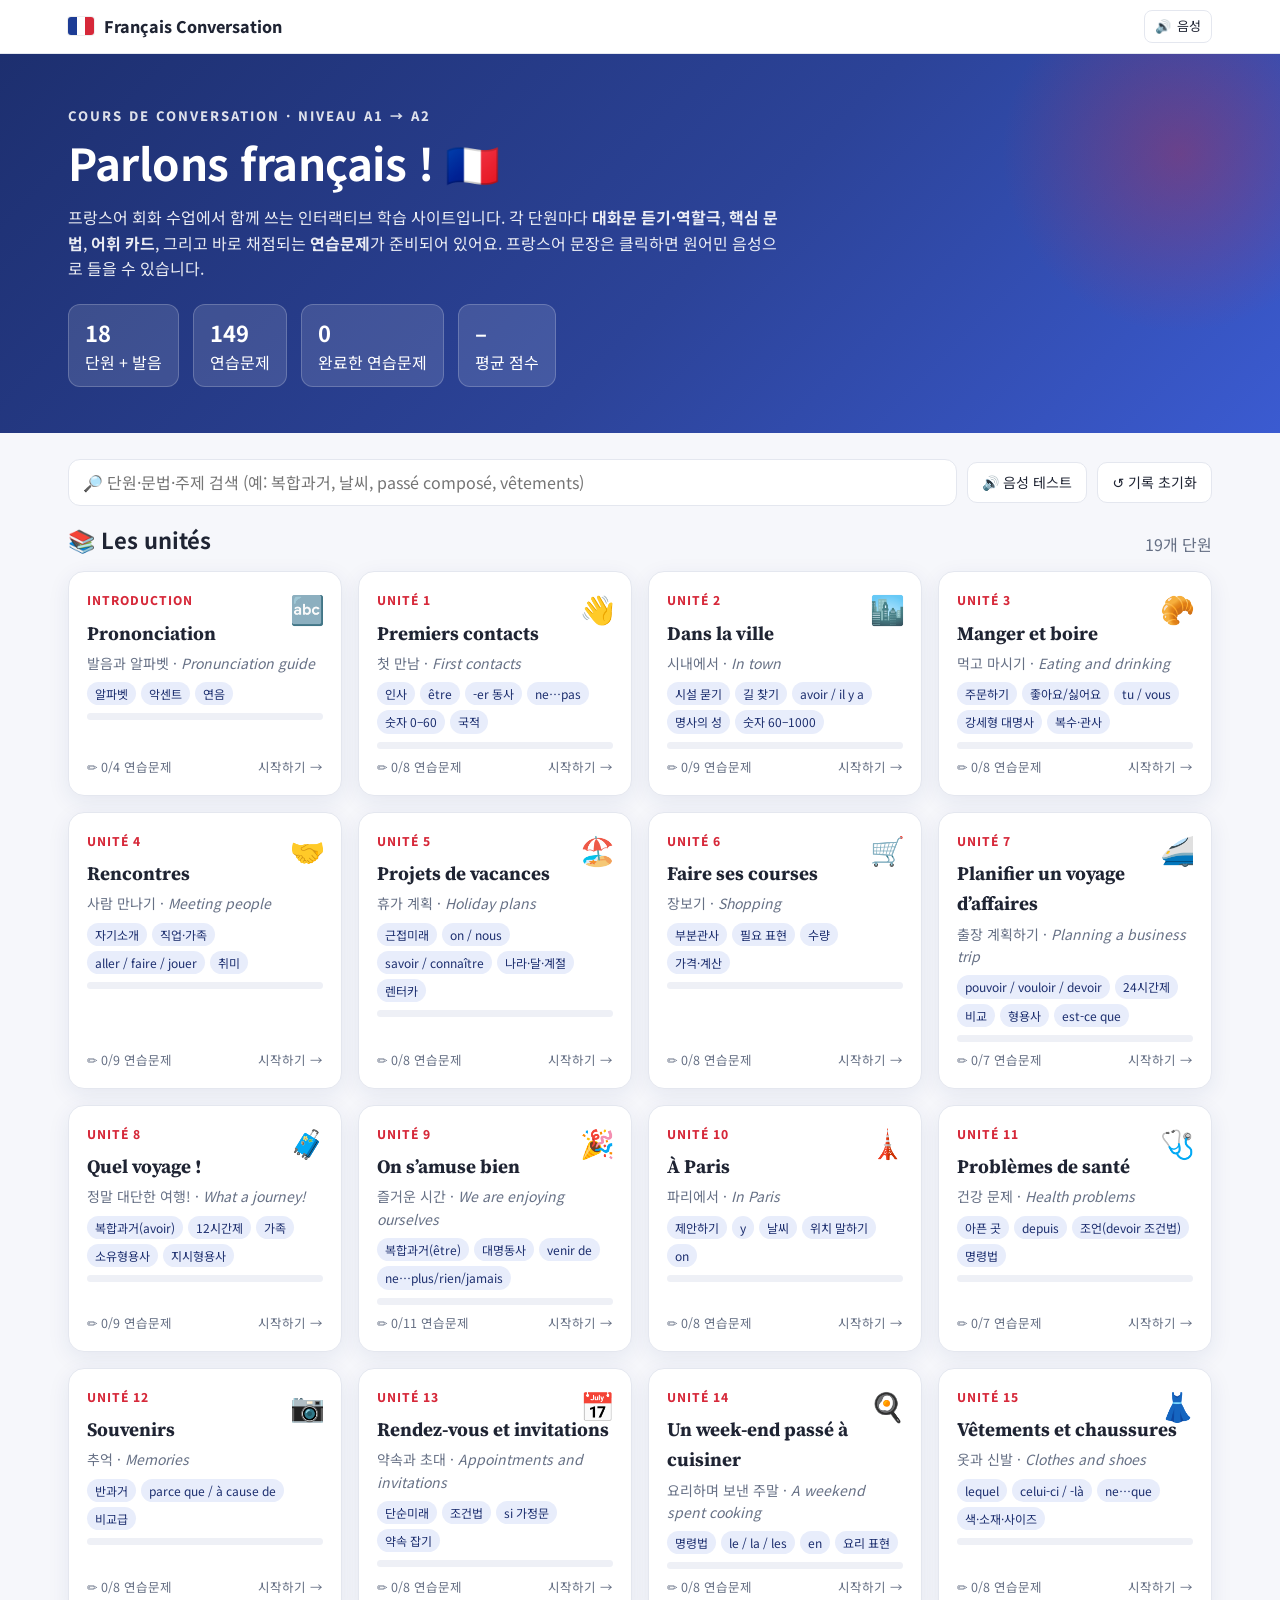
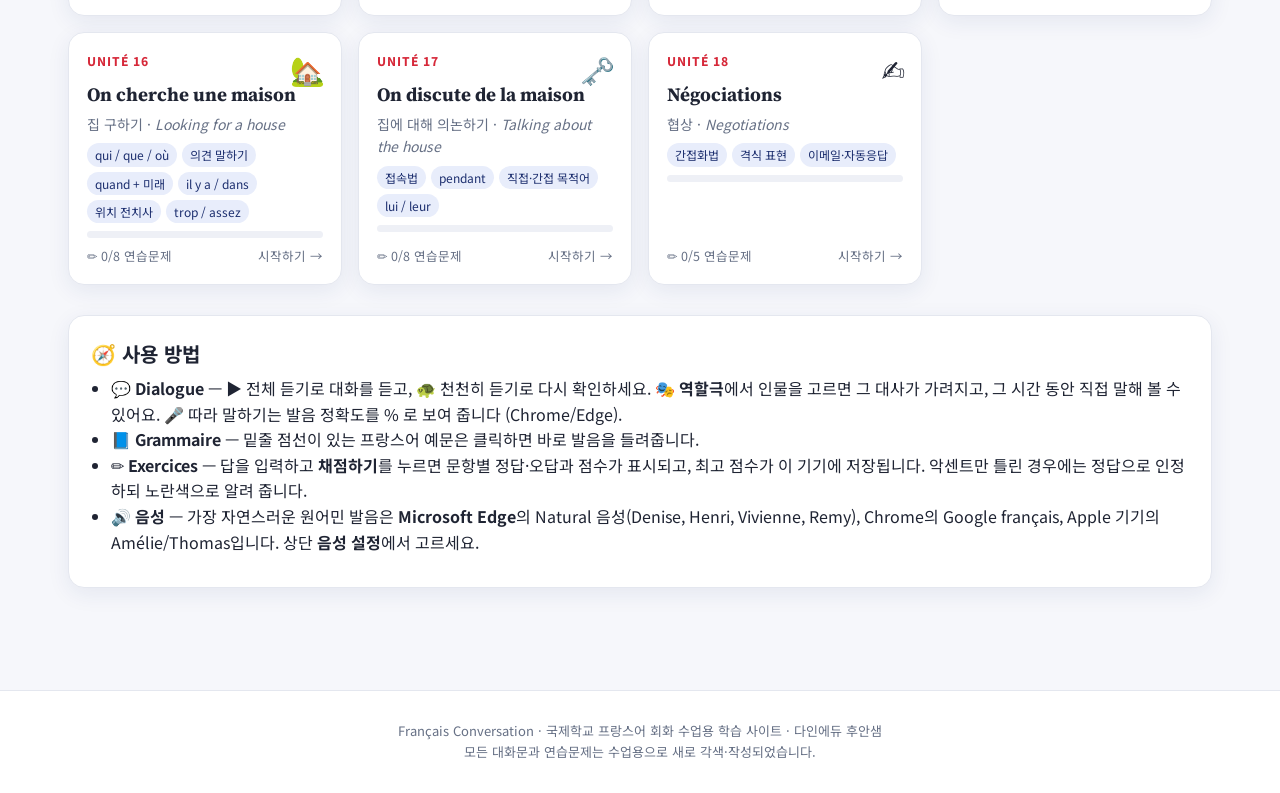
<file: index.html>
<!DOCTYPE html>
<html lang="ko">
<head>
<meta charset="utf-8">
<meta name="viewport" content="width=device-width,initial-scale=1">
<title>Français Conversation — 프랑스어 회화 인터랙티브 학습</title>
<meta name="description" content="국제학교 프랑스어 회화 수업용 인터랙티브 학습 사이트: 18개 단원의 대화문, 문법, 어휘, 자동 채점 연습문제와 원어민 음성">
<link rel="preconnect" href="https://fonts.googleapis.com">
<link href="https://fonts.googleapis.com/css2?family=Noto+Sans+KR:wght@400;600;800&family=Source+Serif+4:opsz,wght@8..60,400;8..60,600;8..60,700&display=swap" rel="stylesheet">
<link rel="stylesheet" href="assets/style.css">
</head>
<body>
<header class="topbar"><div class="in">
  <a class="brand" href="index.html"><span class="flag"><i></i><i></i><i></i></span> <span class="bt">Français Conversation</span></a>
  <span class="sp"></span>
  <button class="btn sm" onclick="FC.voicePanel()">🔊 <span class="bt2">음성</span></button>
</div></header>

<section class="hero"><div class="in">
  <div style="font-weight:800;letter-spacing:2px;font-size:13px;opacity:.85">COURS DE CONVERSATION · NIVEAU A1 → A2</div>
  <h1>Parlons français ! 🇫🇷</h1>
  <p>프랑스어 회화 수업에서 함께 쓰는 인터랙티브 학습 사이트입니다. 각 단원마다 <b>대화문 듣기·역할극</b>, <b>핵심 문법</b>, <b>어휘 카드</b>, 그리고 바로 채점되는 <b>연습문제</b>가 준비되어 있어요. 프랑스어 문장은 클릭하면 원어민 음성으로 들을 수 있습니다.</p>
  <div class="stats">
    <div class="stat"><b>18</b>단원 + 발음</div>
    <div class="stat"><b id="sEx">–</b>연습문제</div>
    <div class="stat"><b id="sDone">0</b>완료한 연습문제</div>
    <div class="stat"><b id="sAvg">–</b>평균 점수</div>
  </div>
</div></section>

<main class="wrap">
  <div class="toolbar">
    <input class="search" id="q" placeholder="🔎 단원·문법·주제 검색 (예: 복합과거, 날씨, passé composé, vêtements)">
    <button class="btn" onclick="FC.voicePanel()">🔊 음성 테스트</button>
    <button class="btn" id="resetAll">↺ 기록 초기화</button>
  </div>
  <div class="sec-title"><h2>📚 Les unités</h2><span class="muted" id="count"></span></div>
  <div class="grid" id="grid"></div>

  <div class="card" style="margin-top:30px">
    <h2>🧭 사용 방법</h2>
    <div class="notes">
      <ul>
        <li><b>💬 Dialogue</b> — ▶ 전체 듣기로 대화를 듣고, 🐢 천천히 듣기로 다시 확인하세요. <b>🎭 역할극</b>에서 인물을 고르면 그 대사가 가려지고, 그 시간 동안 직접 말해 볼 수 있어요. 🎤 따라 말하기는 발음 정확도를 % 로 보여 줍니다 (Chrome/Edge).</li>
        <li><b>📘 Grammaire</b> — 밑줄 점선이 있는 프랑스어 예문은 클릭하면 바로 발음을 들려줍니다.</li>
        <li><b>✏️ Exercices</b> — 답을 입력하고 <b>채점하기</b>를 누르면 문항별 정답·오답과 점수가 표시되고, 최고 점수가 이 기기에 저장됩니다. 악센트만 틀린 경우에는 정답으로 인정하되 노란색으로 알려 줍니다.</li>
        <li><b>🔊 음성</b> — 가장 자연스러운 원어민 발음은 <b>Microsoft Edge</b>의 Natural 음성(Denise, Henri, Vivienne, Remy), Chrome의 Google français, Apple 기기의 Amélie/Thomas입니다. 상단 <b>음성 설정</b>에서 고르세요.</li>
      </ul>
    </div>
  </div>
</main>
<footer class="footer">Français Conversation · 국제학교 프랑스어 회화 수업용 학습 사이트 · 다인에듀 후안샘<br>모든 대화문과 연습문제는 수업용으로 새로 각색·작성되었습니다.</footer>

<script src="assets/units.js"></script>
<script src="assets/app.js"></script>
<script>
(function(){
  const files = FC.META.map(m => 'data/u' + String(m.n).padStart(2,'0') + '.js');
  let loaded = 0;
  files.forEach(f => { const s = document.createElement('script'); s.src = f; s.onload = s.onerror = () => { if (++loaded === files.length) draw(); }; document.body.appendChild(s); });
  function draw(){
    const q = document.getElementById('q').value.trim().toLowerCase();
    let exTotal = 0, done = 0, sum = 0, cnt = 0, shown = 0;
    const html = FC.META.map(m => {
      const U = FC.units[m.n]; const p = U ? FC.progress.unit(m.n) : {done:0,total:0,pct:0};
      exTotal += p.total; done += p.done; if (p.done) { sum += p.pct; cnt++; }
      const hay = [m.fr, m.ko, m.en, ...(m.tags||[]), ...((U&&U.goals)||[])].join(' ').toLowerCase();
      if (q && !hay.includes(q)) return '';
      shown++;
      const pc = p.total ? Math.round(100 * p.done / p.total) : 0;
      return `<a class="ucard" href="unit.html?u=${m.n}"><span class="emoji">${m.emoji}</span>
        <span class="num">${m.n===0?'INTRODUCTION':'UNITÉ '+m.n}</span><h3 class="fr">${m.fr}</h3><div class="ko">${m.ko} · <i>${m.en}</i></div>
        <div class="tags">${(m.tags||[]).map(t=>`<span class="tag">${t}</span>`).join('')}</div>
        <div class="bar"><i style="width:${pc}%"></i></div>
        <div class="foot"><span>✏️ ${p.done}/${p.total} 연습문제</span><span>${p.done? '점수 '+p.pct+'%':'시작하기 →'}</span></div></a>`;
    }).join('');
    document.getElementById('grid').innerHTML = html || '<p class="muted">검색 결과가 없습니다.</p>';
    document.getElementById('count').textContent = shown + '개 단원';
    document.getElementById('sEx').textContent = exTotal;
    document.getElementById('sDone').textContent = done;
    document.getElementById('sAvg').textContent = cnt ? Math.round(sum / cnt) + '%' : '–';
  }
  FC.drawIndex = draw;
  document.getElementById('q').addEventListener('input', () => draw());
  document.getElementById('resetAll').onclick = () => {
    if (!confirm('이 기기에 저장된 모든 점수 기록을 지울까요?')) return;
    Object.keys(localStorage).filter(k => /^fc_u\d+_/.test(k)).forEach(k => localStorage.removeItem(k)); draw();
  };
})();
</script>
</body>
</html>
</file>
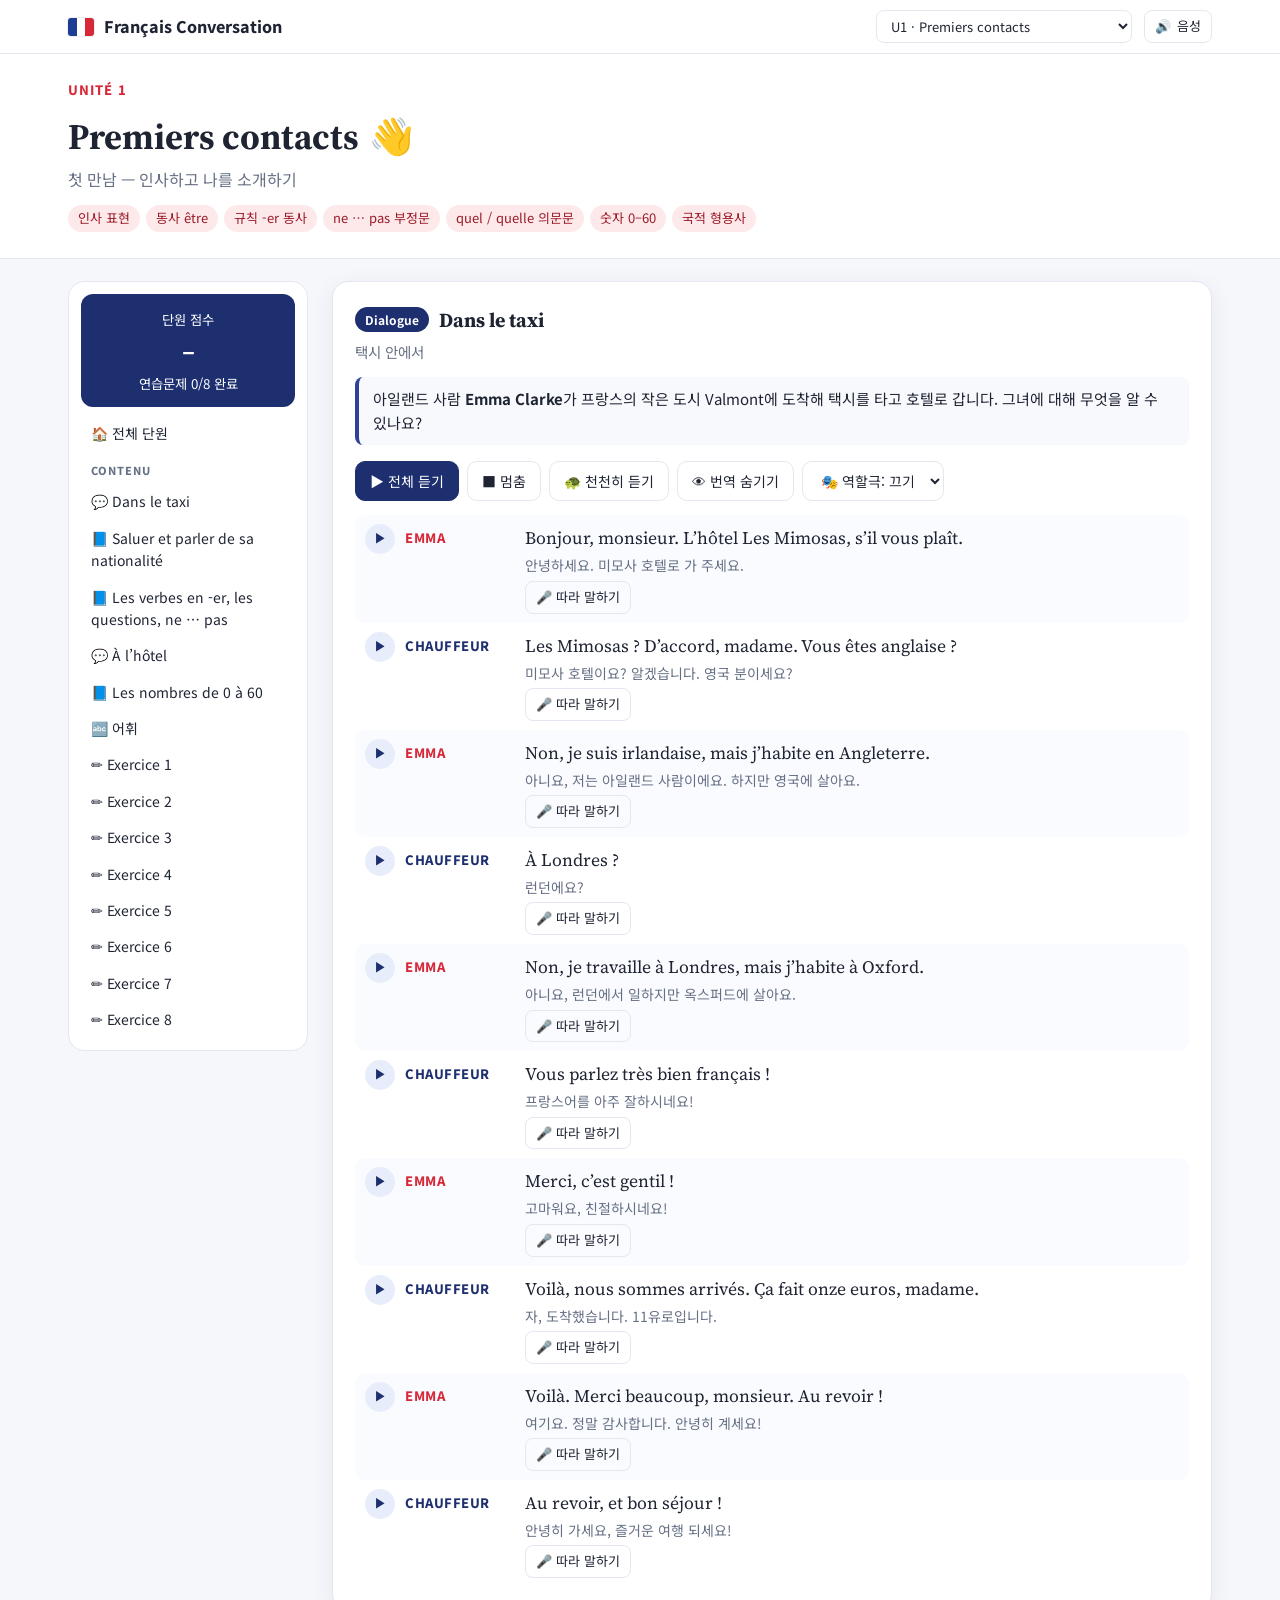
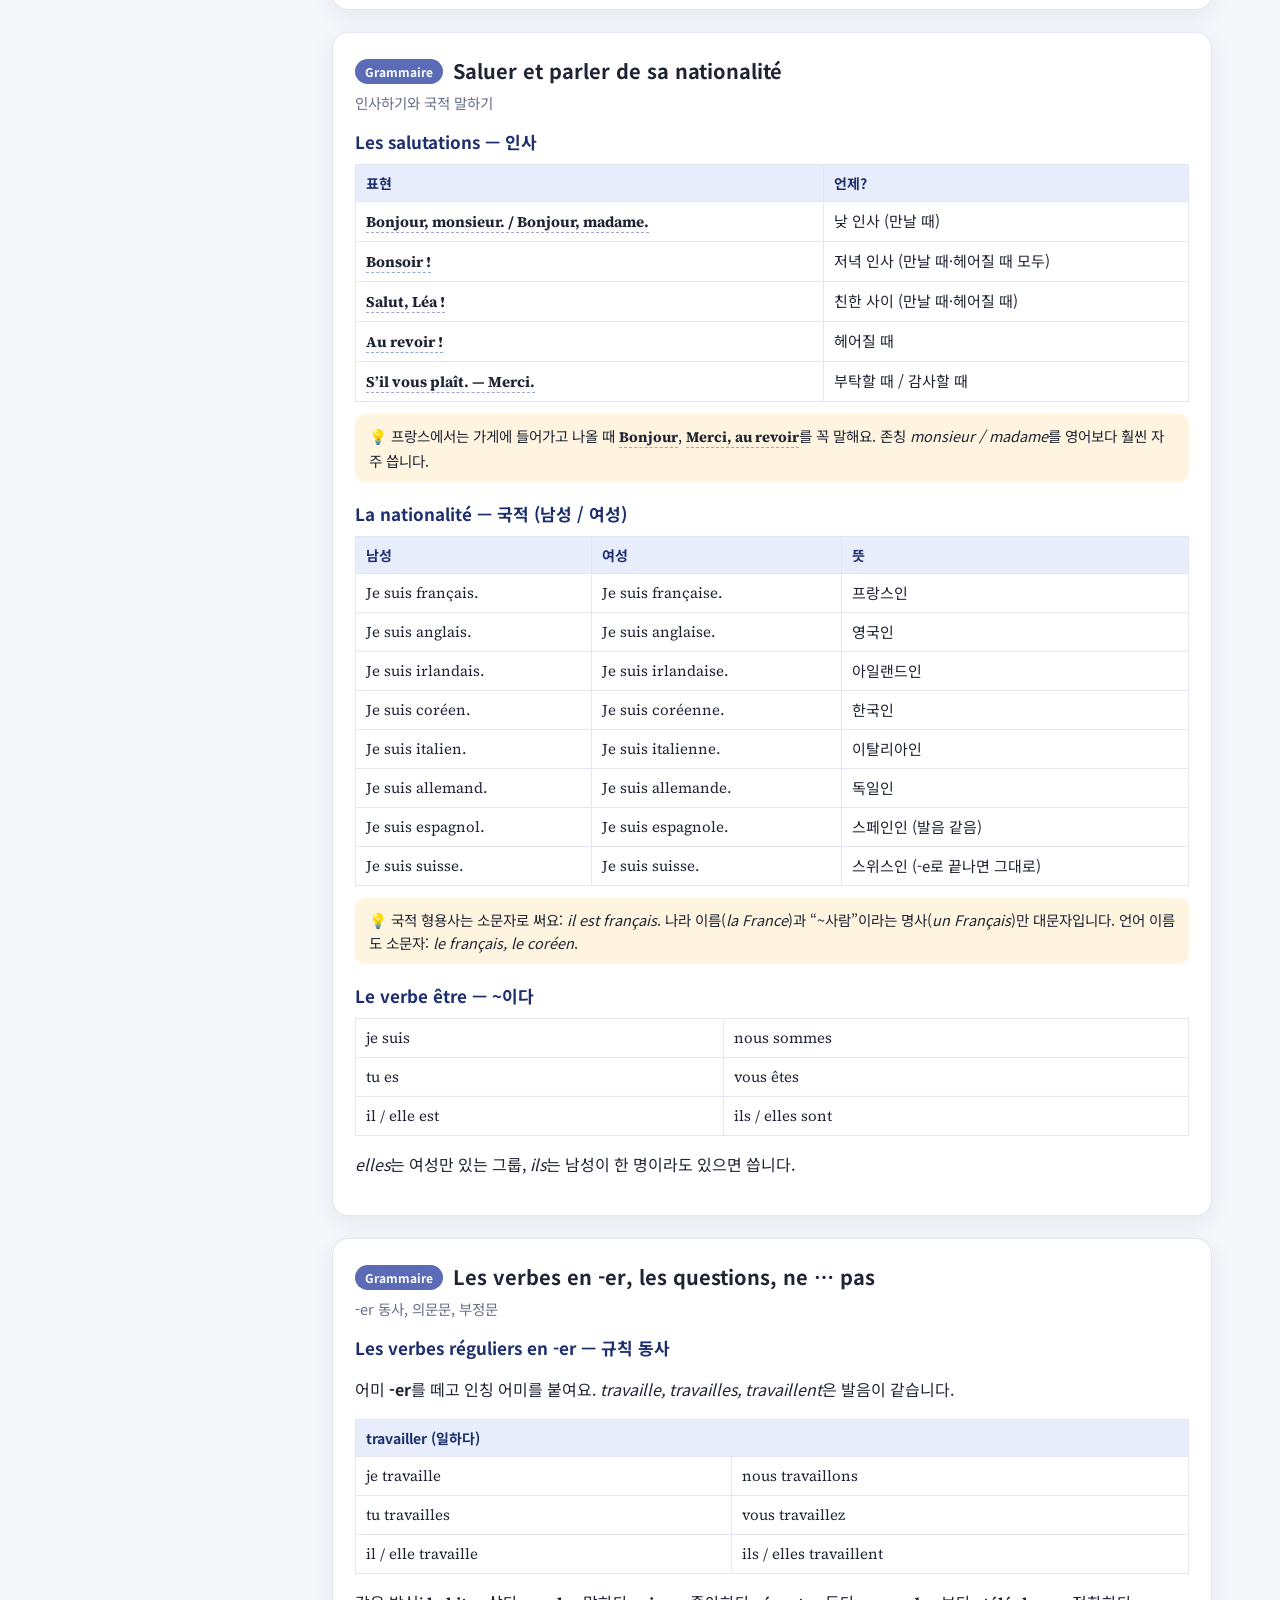
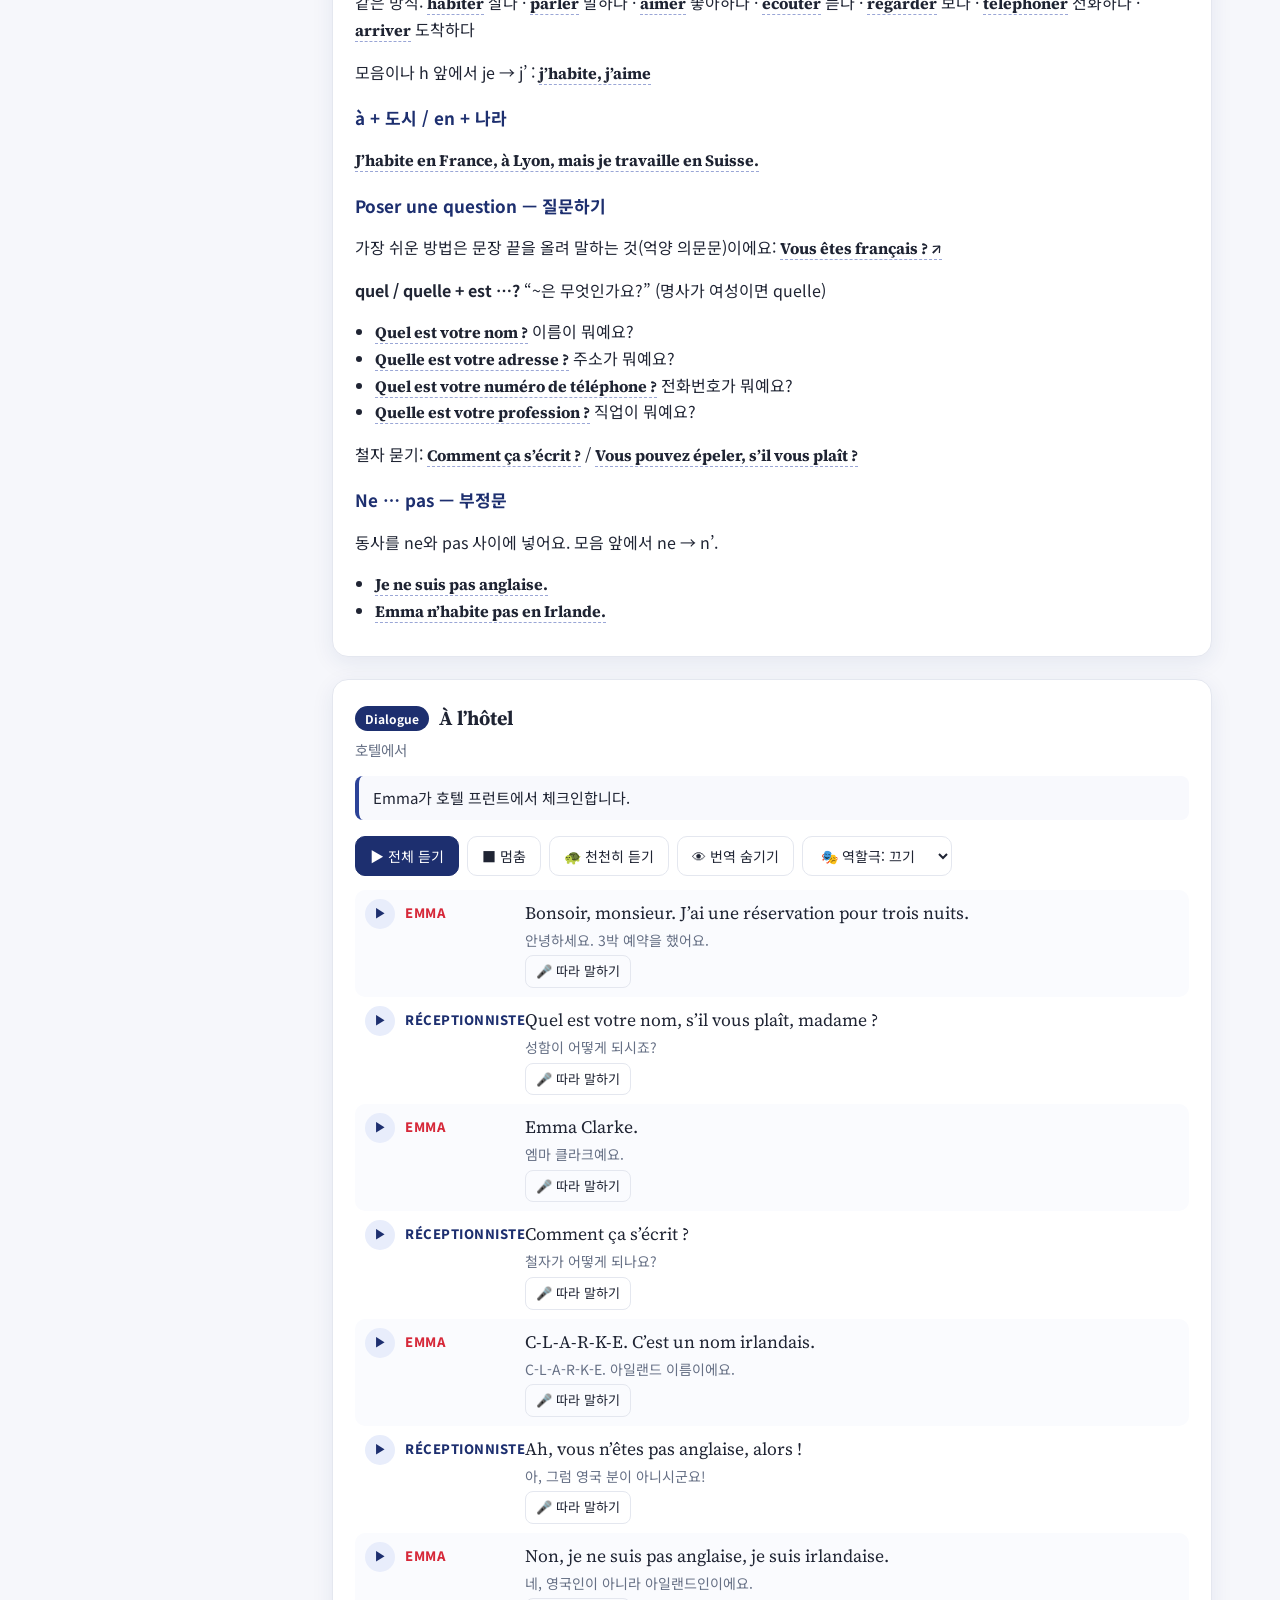
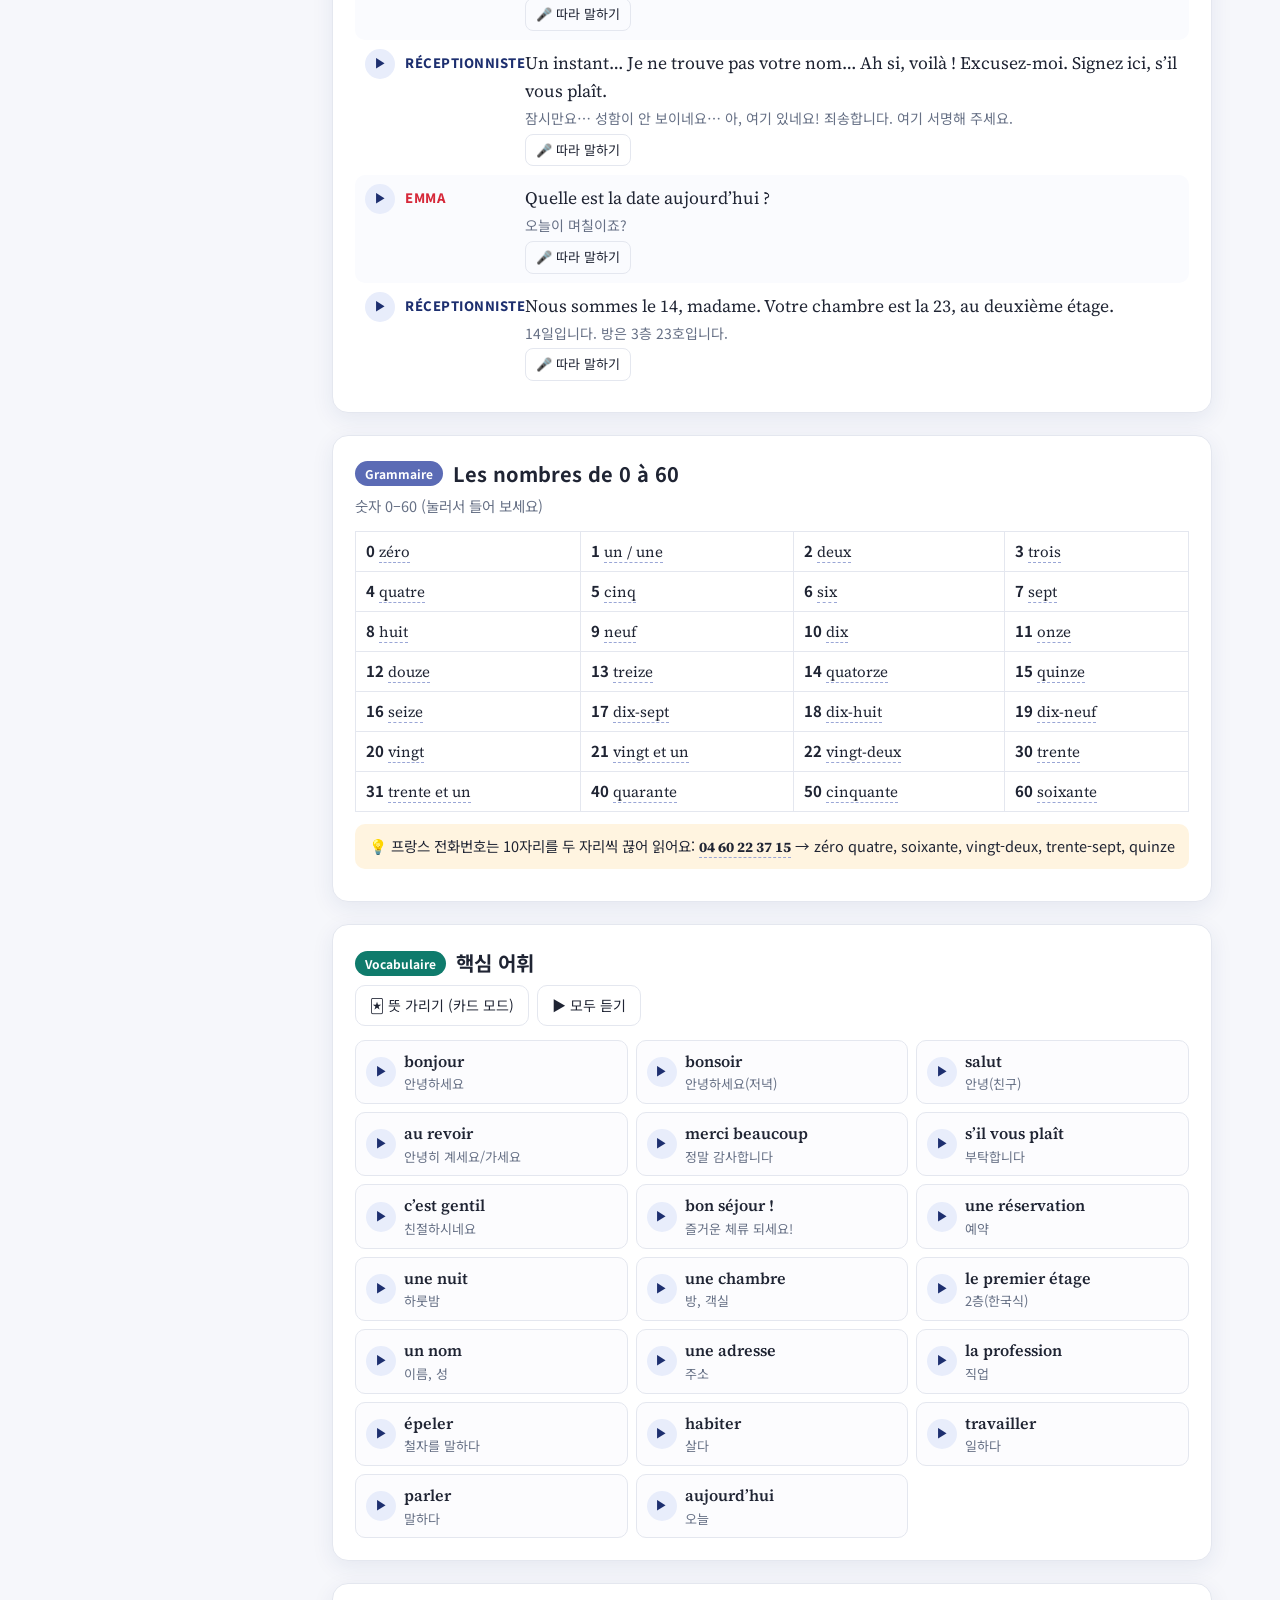
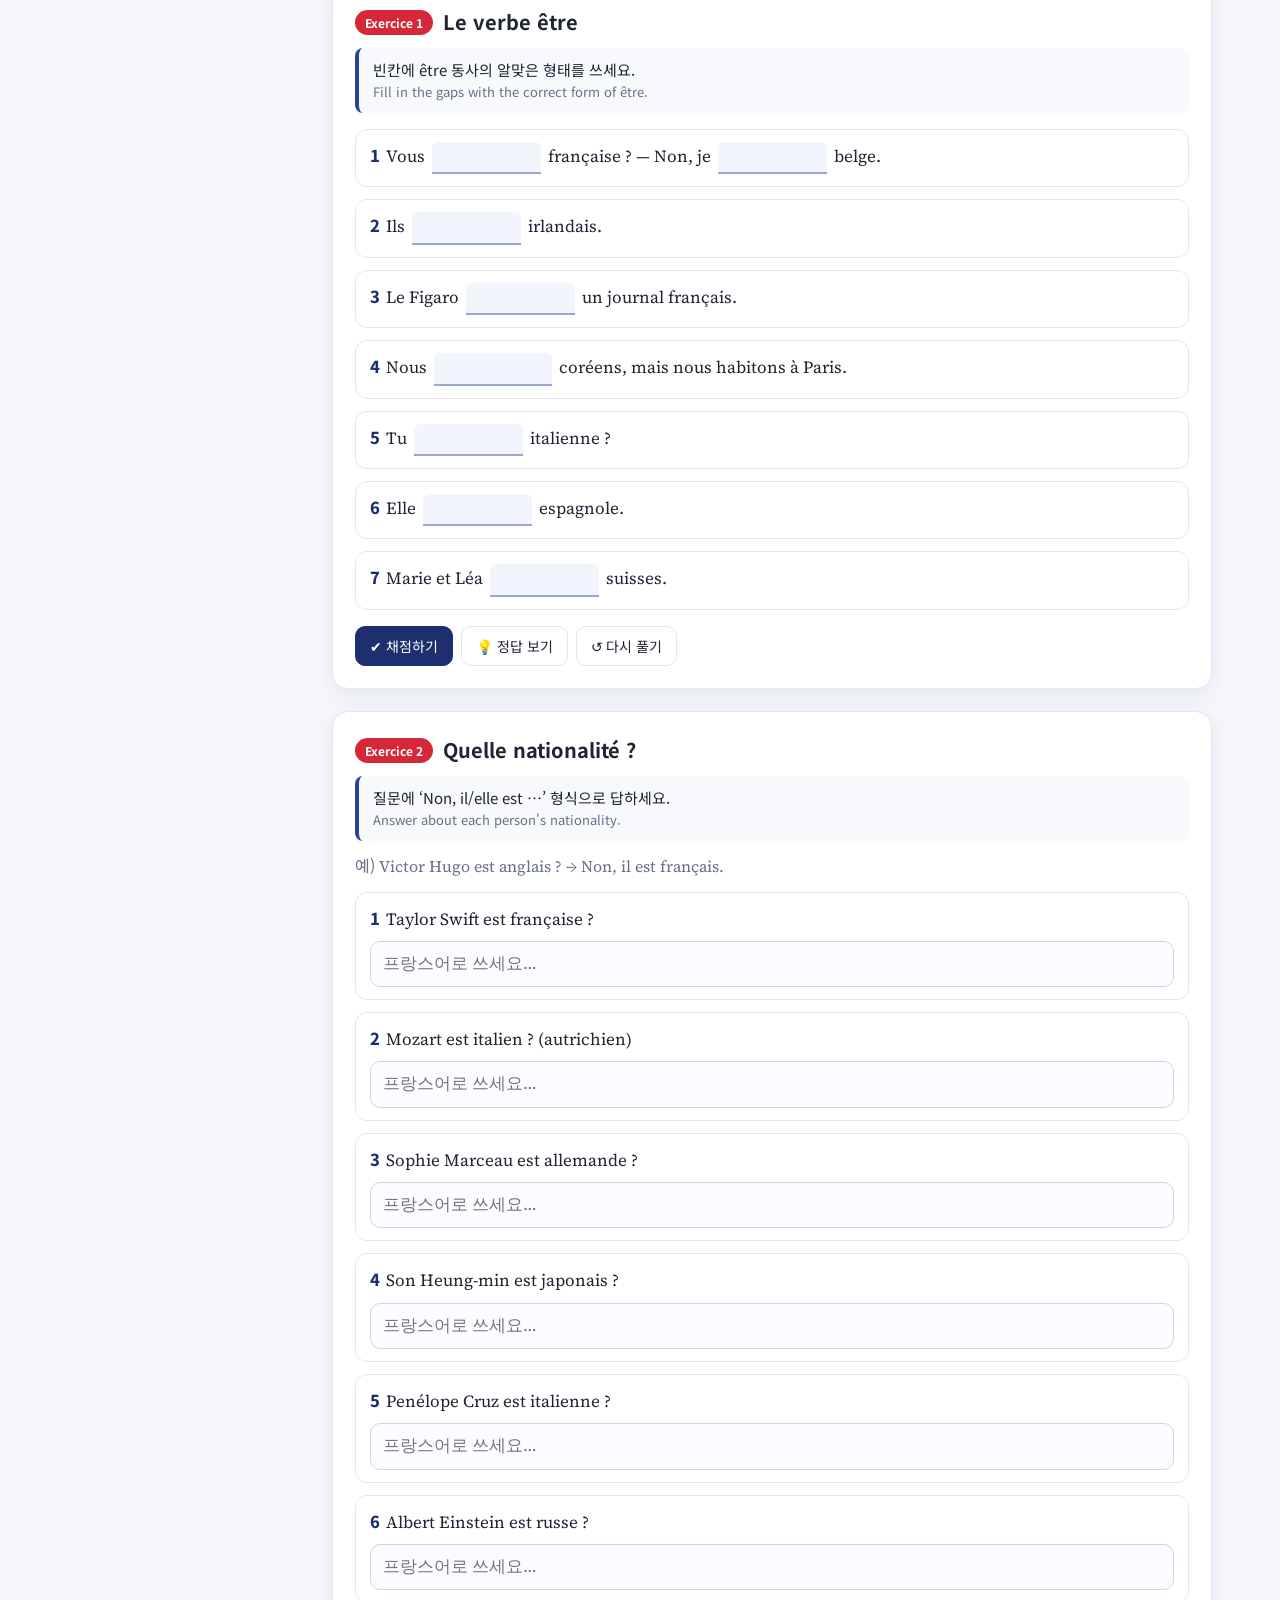
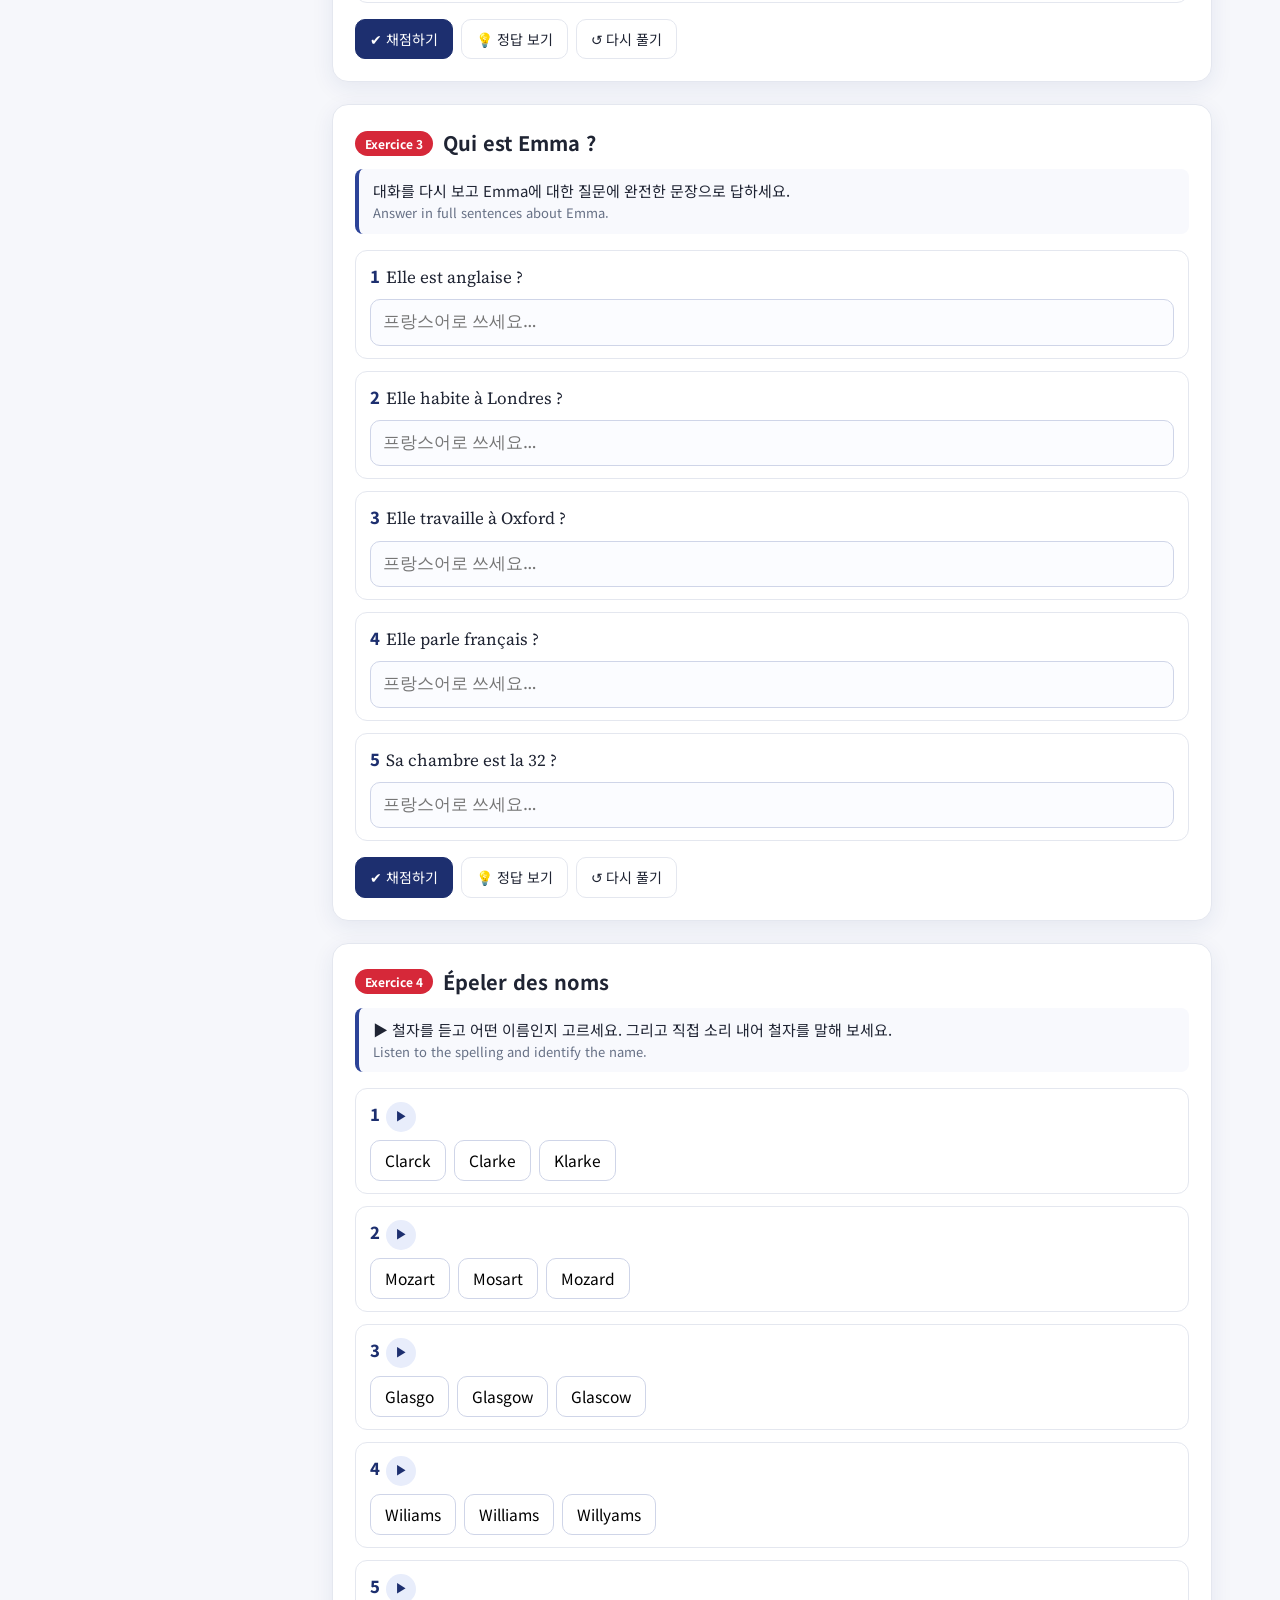
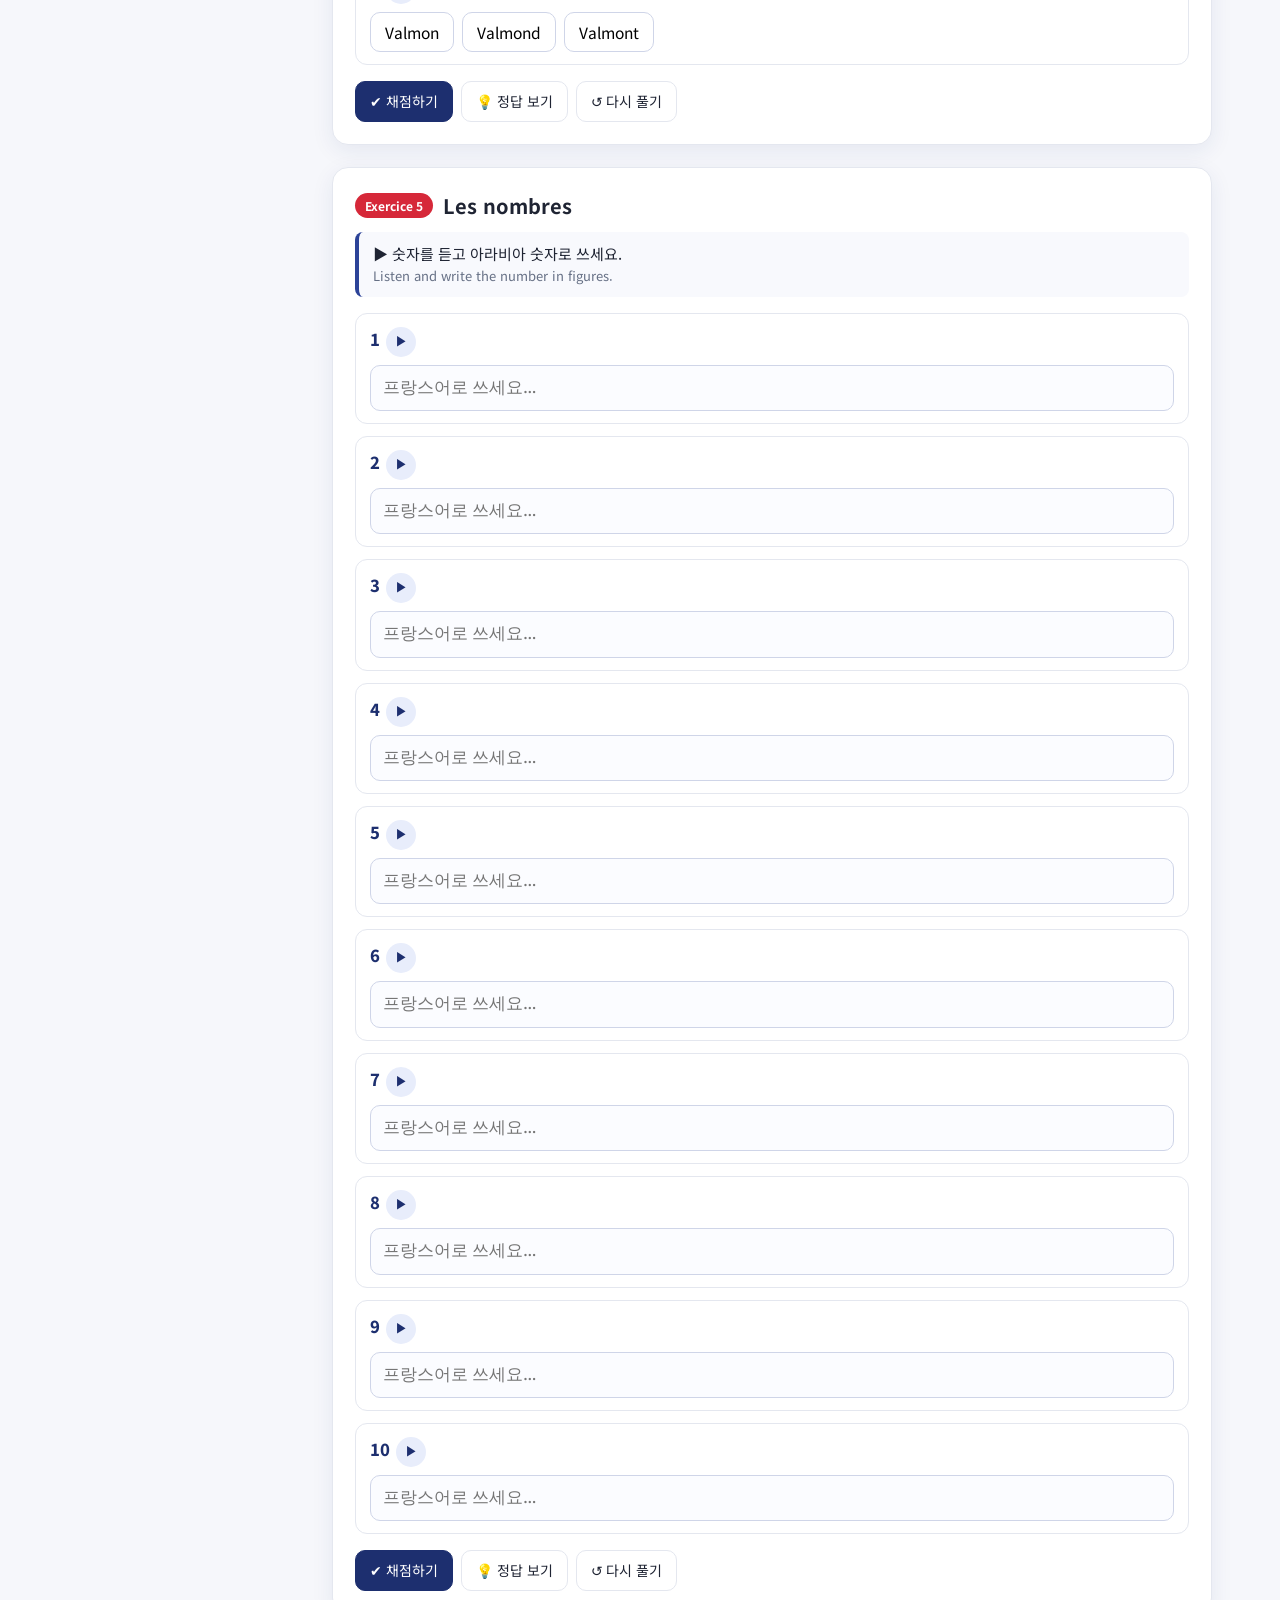
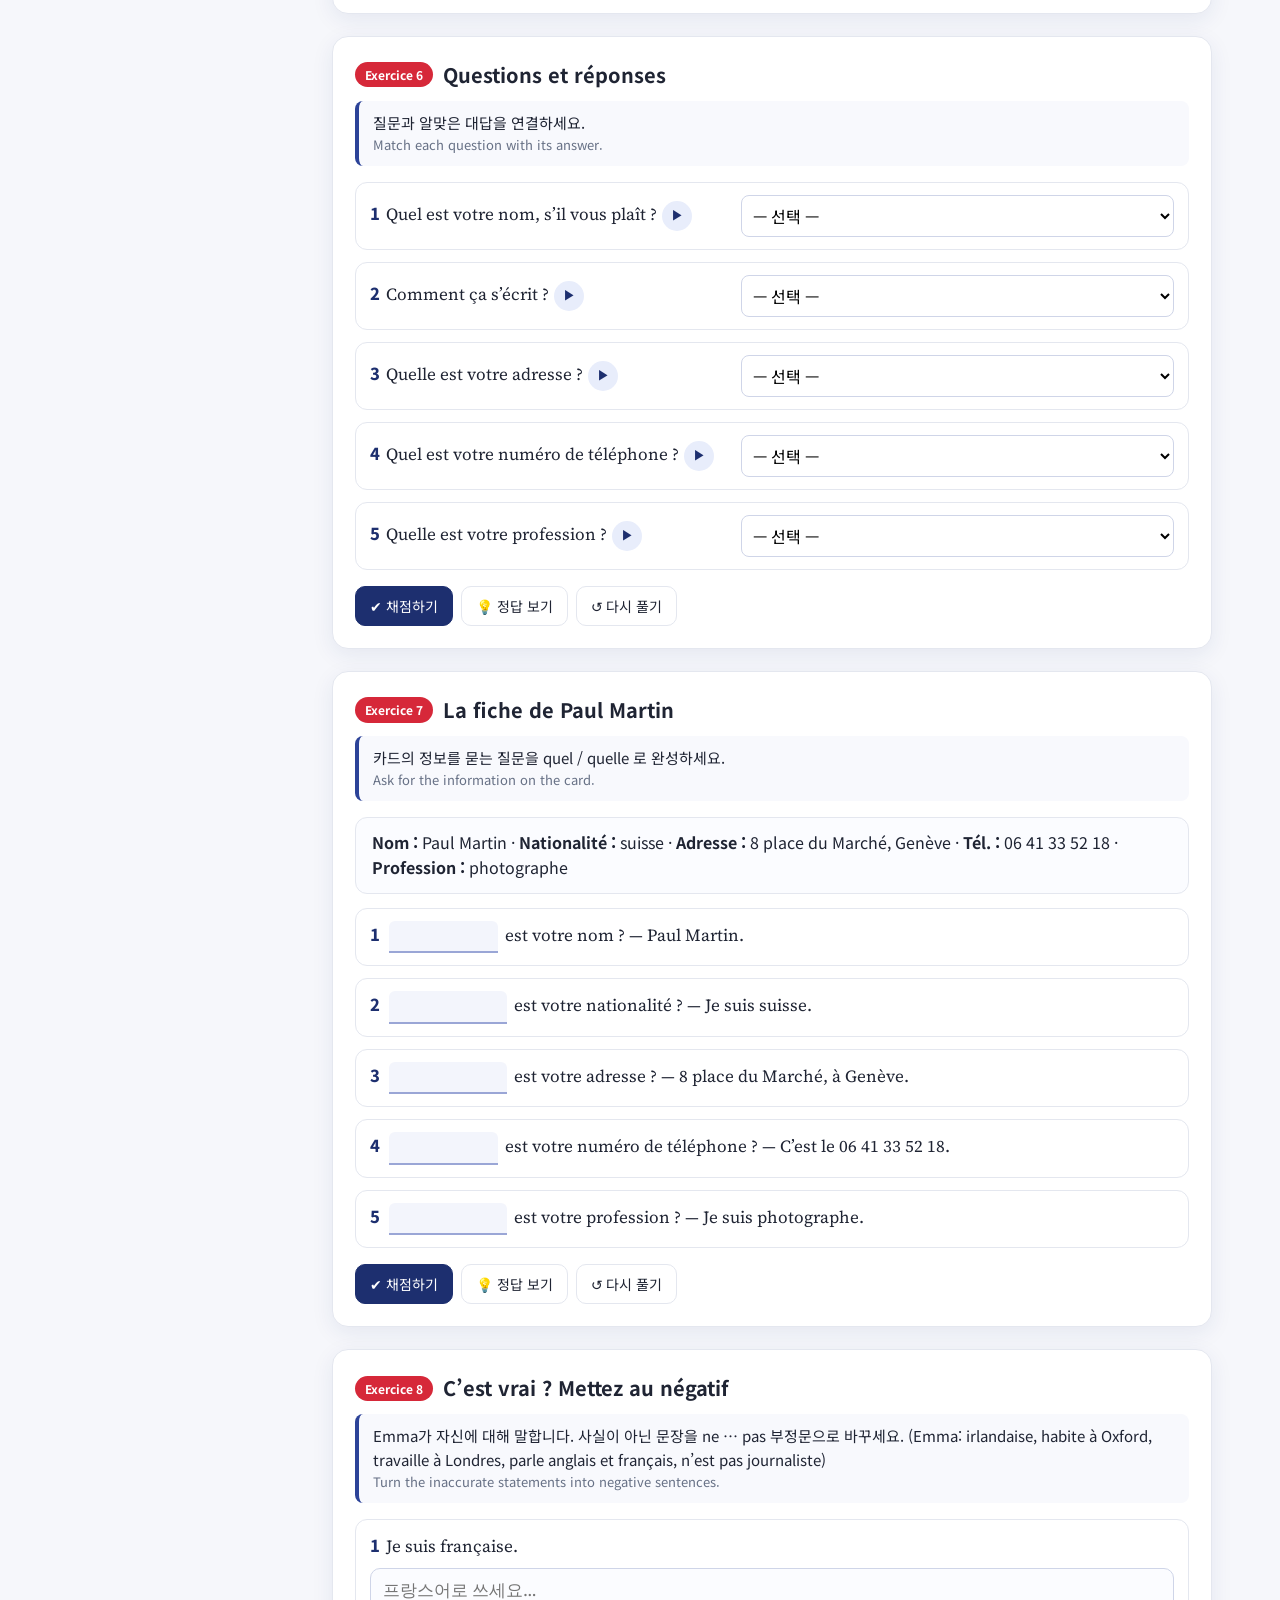
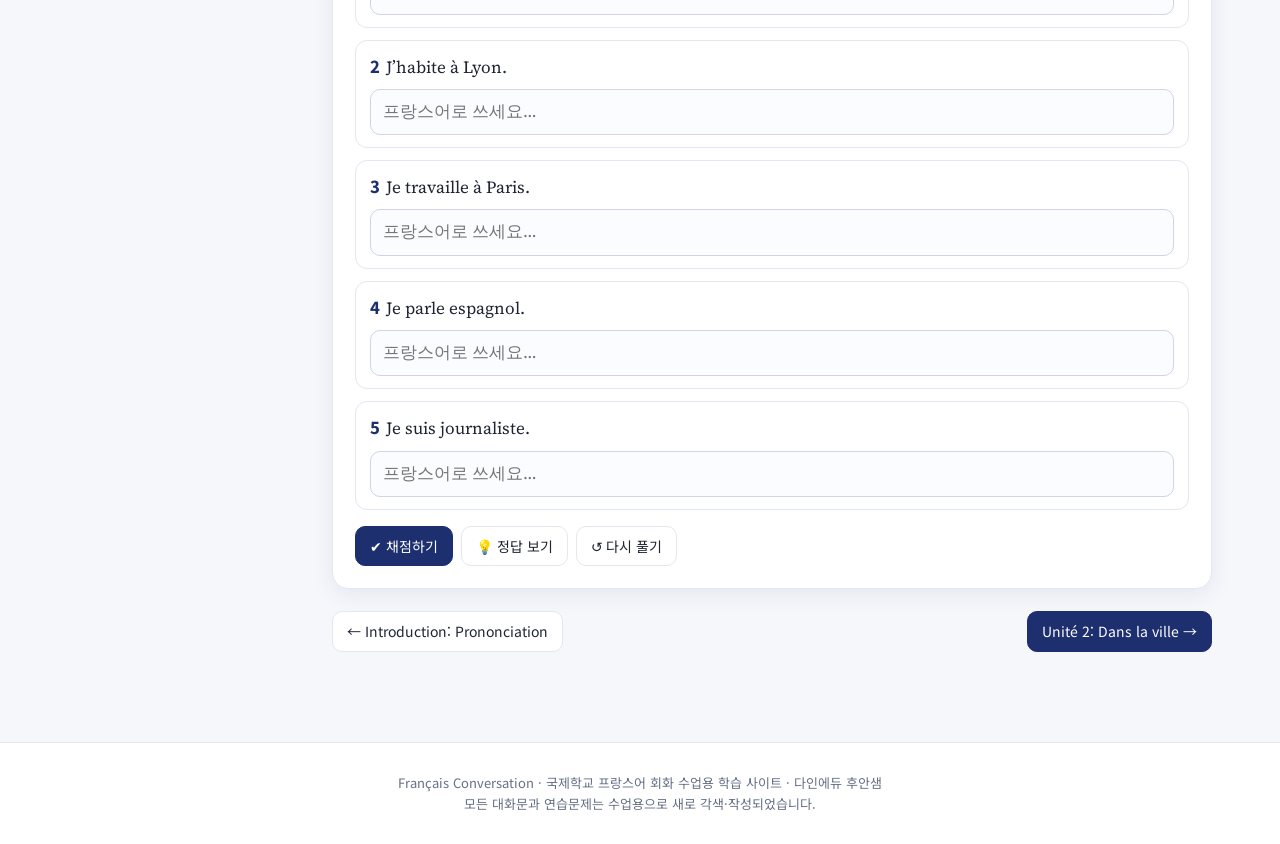
<file: unit.html>
<!DOCTYPE html>
<html lang="ko">
<head>
<meta charset="utf-8">
<meta name="viewport" content="width=device-width,initial-scale=1">
<title>Français Conversation</title>
<link rel="preconnect" href="https://fonts.googleapis.com">
<link href="https://fonts.googleapis.com/css2?family=Noto+Sans+KR:wght@400;600;800&family=Source+Serif+4:opsz,wght@8..60,400;8..60,600;8..60,700&display=swap" rel="stylesheet">
<link rel="stylesheet" href="assets/style.css">
</head>
<body>
<header class="topbar"><div class="in">
  <a class="brand" href="index.html"><span class="flag"><i></i><i></i><i></i></span> <span class="bt">Français Conversation</span></a>
  <span class="sp"></span>
  <select class="btn sm" id="jump" aria-label="단원 이동"></select>
  <button class="btn sm" onclick="FC.voicePanel()">🔊 <span class="bt2">음성</span></button>
</div></header>
<div id="app"><div class="wrap muted">Chargement…</div></div>
<footer class="footer">Français Conversation · 국제학교 프랑스어 회화 수업용 학습 사이트 · 다인에듀 후안샘<br>모든 대화문과 연습문제는 수업용으로 새로 각색·작성되었습니다.</footer>
<script src="assets/units.js"></script>
<script src="assets/app.js"></script>
<script>
(function(){
  const n = Math.max(0, Math.min(18, parseInt(new URLSearchParams(location.search).get('u') || '1', 10) || 0));
  const j = document.getElementById('jump');
  j.innerHTML = FC.META.map(m => `<option value="${m.n}" ${m.n===n?'selected':''}>${m.n===0?'Intro':'U'+m.n} · ${m.fr}</option>`).join('');
  j.onchange = () => location.href = 'unit.html?u=' + j.value;
  const s = document.createElement('script');
  s.src = 'data/u' + String(n).padStart(2,'0') + '.js';
  s.onload = () => FC.renderUnit(n);
  s.onerror = () => document.getElementById('app').innerHTML = '<div class="wrap">단원 데이터를 불러오지 못했습니다.</div>';
  document.body.appendChild(s);
})();
</script>
</body>
</html>
</file>
<file: assets/style.css>
:root{
  --navy:#1d2f6f; --navy2:#2c4398; --red:#d62839; --red-soft:#fde8ea; --blue-soft:#e8edfb;
  --ink:#1f2433; --muted:#667085; --line:#e4e7ef; --bg:#f6f7fb; --card:#fff;
  --ok:#12805c; --ok-soft:#e3f6ee; --bad:#c62f3c; --bad-soft:#fdebed; --warn:#b26a00; --warn-soft:#fff4e0;
  --radius:16px; --shadow:0 6px 22px rgba(29,47,111,.08);
}
*{box-sizing:border-box}
html{scroll-behavior:smooth}
body{margin:0;font-family:"Noto Sans KR","Pretendard",system-ui,-apple-system,"Segoe UI",sans-serif;color:var(--ink);background:var(--bg);line-height:1.6}
a{color:var(--navy2)}
.fr,.say{font-family:"Source Serif 4","Georgia",serif}
.say{cursor:pointer;border-bottom:1px dashed #9aa6d6;transition:background .15s}
.say:hover{background:var(--blue-soft)}
.say.playing,.dl-line.playing{background:#fff3c4}

/* top bar */
.topbar{position:sticky;top:0;z-index:30;background:rgba(255,255,255,.92);backdrop-filter:blur(8px);border-bottom:1px solid var(--line)}
.topbar .in{max-width:1180px;margin:auto;display:flex;align-items:center;gap:12px;padding:10px 18px}
.brand{display:flex;align-items:center;gap:10px;text-decoration:none;color:var(--ink);font-weight:800}
.flag{display:inline-flex;width:26px;height:18px;border-radius:3px;overflow:hidden;box-shadow:0 0 0 1px #0001}
.flag i{flex:1}.flag i:nth-child(1){background:#1d3c95}.flag i:nth-child(2){background:#fff}.flag i:nth-child(3){background:#d62839}
.topbar .sp{flex:1}
.btn{border:1px solid var(--line);background:#fff;color:var(--ink);padding:8px 14px;border-radius:10px;font:inherit;font-size:14px;cursor:pointer;display:inline-flex;align-items:center;gap:6px;text-decoration:none;transition:.15s}
.btn:hover{border-color:var(--navy2);color:var(--navy2)}
.btn.pri{background:var(--navy);border-color:var(--navy);color:#fff}
.btn.pri:hover{background:var(--navy2);color:#fff}
.btn.red{background:var(--red);border-color:var(--red);color:#fff}
.btn.sm{padding:5px 10px;font-size:13px;border-radius:8px}
.btn.ghost{background:transparent}
.iconbtn{border:0;background:var(--blue-soft);color:var(--navy);width:30px;height:30px;border-radius:50%;cursor:pointer;display:inline-grid;place-items:center;font-size:13px;flex:none}
.iconbtn:hover{background:var(--navy);color:#fff}

/* hero */
.hero{background:linear-gradient(135deg,#1d2f6f 0%,#2c4398 55%,#3b5bd1 100%);color:#fff;position:relative;overflow:hidden}
.hero::after{content:"";position:absolute;right:-80px;top:-80px;width:360px;height:360px;border-radius:50%;background:radial-gradient(circle,#d6283955,transparent 70%)}
.hero .in{max-width:1180px;margin:auto;padding:52px 18px 46px;position:relative;z-index:1}
.hero h1{margin:0 0 8px;font-size:clamp(28px,4vw,44px);letter-spacing:-.5px}
.hero p{margin:0;opacity:.9;max-width:720px}
.hero .stats{display:flex;gap:14px;flex-wrap:wrap;margin-top:22px}
.hero .stat{background:#ffffff1f;border:1px solid #ffffff33;border-radius:12px;padding:10px 16px}
.hero .stat b{font-size:22px;display:block}

.wrap{max-width:1180px;margin:auto;padding:26px 18px 80px}
.sec-title{display:flex;align-items:end;justify-content:space-between;gap:10px;margin:8px 0 14px}
.sec-title h2{margin:0;font-size:22px}
.muted{color:var(--muted)}

/* unit grid */
.grid{display:grid;grid-template-columns:repeat(auto-fill,minmax(260px,1fr));gap:16px}
.ucard{background:var(--card);border:1px solid var(--line);border-radius:var(--radius);padding:18px;text-decoration:none;color:inherit;box-shadow:var(--shadow);display:flex;flex-direction:column;gap:8px;transition:.18s;position:relative}
.ucard:hover{transform:translateY(-3px);border-color:#b8c3ec}
.ucard .num{font-size:12px;font-weight:800;color:var(--red);letter-spacing:1px}
.ucard h3{margin:0;font-size:19px}
.ucard .ko{color:var(--muted);font-size:14px;margin-top:-4px}
.ucard .emoji{position:absolute;right:16px;top:14px;font-size:28px}
.tags{display:flex;flex-wrap:wrap;gap:5px}
.tag{font-size:12px;background:var(--blue-soft);color:var(--navy);padding:2px 8px;border-radius:20px}
.bar{height:7px;background:#eef0f6;border-radius:10px;overflow:hidden}
.bar i{display:block;height:100%;background:linear-gradient(90deg,var(--navy2),var(--red));border-radius:10px;transition:width .4s}
.ucard .foot{display:flex;justify-content:space-between;font-size:12.5px;color:var(--muted);margin-top:auto}

.toolbar{display:flex;gap:10px;flex-wrap:wrap;align-items:center;margin-bottom:16px}
.search{flex:1;min-width:200px;padding:10px 14px;border:1px solid var(--line);border-radius:12px;font:inherit;background:#fff}

/* unit page layout */
.unit-hero{background:#fff;border-bottom:1px solid var(--line)}
.unit-hero .in{max-width:1180px;margin:auto;padding:26px 18px}
.unit-hero .kicker{color:var(--red);font-weight:800;font-size:13px;letter-spacing:1px}
.unit-hero h1{margin:4px 0 2px;font-size:clamp(24px,3.4vw,36px)}
.goals{display:flex;flex-wrap:wrap;gap:6px;margin-top:12px}
.goals span{background:var(--red-soft);color:#9b1c29;font-size:13px;padding:3px 10px;border-radius:20px}
.layout{max-width:1180px;margin:auto;display:grid;grid-template-columns:240px 1fr;gap:24px;padding:22px 18px 90px}
.side{position:sticky;top:70px;align-self:start;background:#fff;border:1px solid var(--line);border-radius:var(--radius);padding:12px;max-height:calc(100vh - 90px);overflow:auto}
.side a{display:flex;justify-content:space-between;gap:6px;padding:7px 10px;border-radius:8px;text-decoration:none;color:var(--ink);font-size:14px}
.side a:hover{background:var(--blue-soft)}
.side .grp{font-size:11px;font-weight:800;color:var(--muted);letter-spacing:1px;margin:10px 10px 4px}
.side .sc{font-size:12px;color:var(--ok);font-weight:700}
.scorebox{background:var(--navy);color:#fff;border-radius:12px;padding:12px;margin-bottom:8px;text-align:center}
.scorebox b{font-size:24px;display:block}
@media(max-width:900px){.layout{grid-template-columns:1fr}.side{position:static;max-height:none}}

.card{background:#fff;border:1px solid var(--line);border-radius:var(--radius);padding:22px;box-shadow:var(--shadow);margin-bottom:22px;scroll-margin-top:80px}
.card h2{margin:0 0 4px;font-size:20px;display:flex;align-items:center;gap:10px;flex-wrap:wrap}
.card h2 .badge{font-size:12px;background:var(--navy);color:#fff;padding:3px 10px;border-radius:20px;font-family:inherit}
.card h2 .badge.ex{background:var(--red)}
.card .sub{color:var(--muted);margin:0 0 14px;font-size:14.5px}
.card .inst{background:#f8f9fd;border-left:4px solid var(--navy2);padding:10px 14px;border-radius:8px;margin:10px 0 16px;font-size:15px}
.card .inst .en{display:block;color:var(--muted);font-size:13px}

/* dialogue */
.dl-tools{display:flex;flex-wrap:wrap;gap:8px;margin:6px 0 14px}
.dl-line{display:grid;grid-template-columns:30px 110px 1fr;gap:10px;align-items:start;padding:9px 10px;border-radius:10px;transition:.2s}
.dl-line:nth-child(odd){background:#fafbfe}
.dl-line .who{font-weight:800;font-size:13px;color:var(--navy);padding-top:4px;text-transform:uppercase;letter-spacing:.5px}
.dl-line .who.f{color:var(--red)}
.dl-line .txt .fr{font-size:17.5px}
.dl-line .txt .tr{color:var(--muted);font-size:14px;margin-top:2px}
.hide-tr .tr{display:none}
.dl-line.masked .fr{filter:blur(6px);user-select:none}
.dl-line .mic{margin-top:4px}
@media(max-width:600px){.dl-line{grid-template-columns:30px 1fr}.dl-line .who{grid-column:2}.dl-line .txt{grid-column:1/3}}

/* notes */
.notes h3{font-size:17px;margin:18px 0 6px;color:var(--navy)}
.notes h3:first-child{margin-top:0}
.notes table{border-collapse:collapse;width:100%;margin:8px 0 12px;font-size:15px}
.notes td,.notes th{border:1px solid var(--line);padding:7px 10px;text-align:left;vertical-align:top}
.notes th{background:var(--blue-soft);color:var(--navy);font-size:14px}
.notes .tip{background:var(--warn-soft);border-radius:10px;padding:10px 14px;margin:10px 0;font-size:14.5px}
.notes ul{margin:6px 0 10px;padding-left:20px}

/* vocab */
.vocab{display:grid;grid-template-columns:repeat(auto-fill,minmax(220px,1fr));gap:8px}
.vitem{display:flex;gap:8px;align-items:center;border:1px solid var(--line);border-radius:10px;padding:8px 10px;background:#fcfcfe}
.vitem .fr{font-size:16px;font-weight:600}
.vitem .ko{font-size:13px;color:var(--muted)}
.flash .vitem .ko{visibility:hidden}
.flash .vitem.show .ko{visibility:visible}

/* exercises */
.items{display:flex;flex-direction:column;gap:12px}
.item{border:1px solid var(--line);border-radius:12px;padding:12px 14px;background:#fff;transition:.2s}
.item .qn{font-weight:800;color:var(--navy);margin-right:6px}
.item.ok{border-color:#9fdcc4;background:var(--ok-soft)}
.item.bad{border-color:#f2b3b9;background:var(--bad-soft)}
.item.half{border-color:#f3cf8f;background:var(--warn-soft)}
.item .q{font-size:16.5px}
.item .q .fr{font-size:17px}
input.blank{border:0;border-bottom:2px solid #9aa6d6;background:#f3f5fc;font:inherit;font-family:"Source Serif 4",Georgia,serif;font-size:16.5px;padding:2px 6px;min-width:70px;border-radius:6px 6px 0 0;margin:0 3px;text-align:center}
input.blank:focus{outline:0;border-color:var(--red);background:#fff}
input.long,textarea.long{width:100%;border:1px solid #cfd5e8;border-radius:10px;padding:9px 12px;font:inherit;font-family:"Source Serif 4",Georgia,serif;font-size:16.5px;margin-top:8px;background:#fbfcff}
textarea.long{min-height:70px;resize:vertical}
.opts{display:flex;flex-wrap:wrap;gap:8px;margin-top:8px}
.opt{border:1.5px solid #cfd5e8;background:#fff;border-radius:10px;padding:7px 14px;cursor:pointer;font:inherit;font-size:15.5px}
.opt:hover{border-color:var(--navy2)}
.opt.sel{background:var(--navy);border-color:var(--navy);color:#fff}
.opt.right{background:var(--ok);border-color:var(--ok);color:#fff}
.opt.wrong{background:var(--bad);border-color:var(--bad);color:#fff}
.fb{margin-top:8px;font-size:14px;display:none}
.fb.show{display:block}
.fb .ans{font-family:"Source Serif 4",Georgia,serif;font-size:15.5px;color:var(--ok);font-weight:700}
.fb .note{color:var(--warn)}
.match-row{display:grid;grid-template-columns:1fr 1.2fr;gap:10px;align-items:center}
.match-row select{font:inherit;padding:7px;border-radius:8px;border:1px solid #cfd5e8;width:100%;background:#fff}
@media(max-width:600px){.match-row{grid-template-columns:1fr}}
.chips{display:flex;flex-wrap:wrap;gap:6px;margin-top:8px;min-height:38px}
.chip{background:var(--blue-soft);border:1px solid #c9d3f3;border-radius:8px;padding:5px 11px;cursor:pointer;font-family:"Source Serif 4",Georgia,serif;font-size:16px;user-select:none}
.chip:hover{background:#d8e0fa}
.built{border:1.5px dashed #b8c3ec;border-radius:10px;padding:6px;background:#fbfcff}
.built .chip{background:#fff}
.ex-actions{display:flex;flex-wrap:wrap;gap:8px;margin-top:16px;align-items:center}
.result{font-weight:800;font-size:16px;margin-left:auto;padding:6px 14px;border-radius:10px;display:none}
.result.show{display:inline-block}
.result.g{background:var(--ok-soft);color:var(--ok)}.result.m{background:var(--warn-soft);color:var(--warn)}.result.b{background:var(--bad-soft);color:var(--bad)}
.box{border:1px solid var(--line);border-radius:12px;padding:12px 16px;background:#fbfcff;margin:8px 0 14px;overflow:auto}
.box table{border-collapse:collapse;width:100%;font-size:14.5px}
.box td,.box th{border:1px solid var(--line);padding:6px 9px;text-align:left}
.box th{background:var(--blue-soft)}
.reading{font-family:"Source Serif 4",Georgia,serif;font-size:17px;line-height:1.75}

/* voice panel */
.modal{position:fixed;inset:0;background:#0007;display:none;place-items:center;z-index:60;padding:16px}
.modal.show{display:grid}
.modal .pane{background:#fff;border-radius:18px;max-width:520px;width:100%;padding:22px;box-shadow:0 20px 60px #0004}
.modal h3{margin:0 0 10px}
.modal label{display:block;font-size:14px;font-weight:700;margin:12px 0 4px}
.modal select,.modal input[type=range]{width:100%}
.modal select{padding:8px;border-radius:8px;border:1px solid var(--line);font:inherit}
.vnote{font-size:13px;color:var(--muted);background:#f8f9fd;border-radius:10px;padding:10px;margin-top:12px}

.unit-nav{display:flex;justify-content:space-between;gap:10px;margin-top:10px}
.toast{position:fixed;bottom:22px;left:50%;transform:translateX(-50%) translateY(30px);background:var(--ink);color:#fff;padding:10px 18px;border-radius:12px;opacity:0;transition:.25s;z-index:80;font-size:14px}
.toast.show{opacity:1;transform:translateX(-50%) translateY(0)}
.footer{text-align:center;color:var(--muted);font-size:13px;padding:30px 18px;border-top:1px solid var(--line);background:#fff}
.alpha{display:grid;grid-template-columns:repeat(auto-fill,minmax(64px,1fr));gap:8px}
.alpha button{border:1px solid var(--line);background:#fff;border-radius:10px;padding:10px 0;font-size:20px;font-family:"Source Serif 4",Georgia,serif;cursor:pointer}
.alpha button:hover{background:var(--blue-soft)}
.alpha small{display:block;font-size:11px;color:var(--muted);font-family:"Noto Sans KR",sans-serif}
.svgmap{max-width:100%;height:auto;display:block;margin:auto}
@media print{.topbar,.side,.ex-actions,.dl-tools{display:none}.layout{display:block}}

@media(max-width:640px){
 .topbar .in{padding:8px 10px;gap:6px}
 .brand{font-size:14px;white-space:nowrap}
 .brand .bt{display:none}
 #jump{max-width:130px;font-size:12px;padding:5px 6px}
 .topbar .btn.sm{padding:5px 8px;font-size:12px}
 .card{padding:16px}
 .hero .in{padding:36px 16px 30px}
}
@media(max-width:900px){
 .side{display:flex;flex-wrap:nowrap;overflow-x:auto;gap:6px;align-items:center;padding:8px}
 .side .scorebox{flex:none;margin:0;padding:6px 12px}
 .side .scorebox b{font-size:18px;display:inline;margin:0 4px}
 .side .grp{display:none}
 .side a{flex:none;background:var(--blue-soft);font-size:13px;white-space:nowrap}
}
</file>
